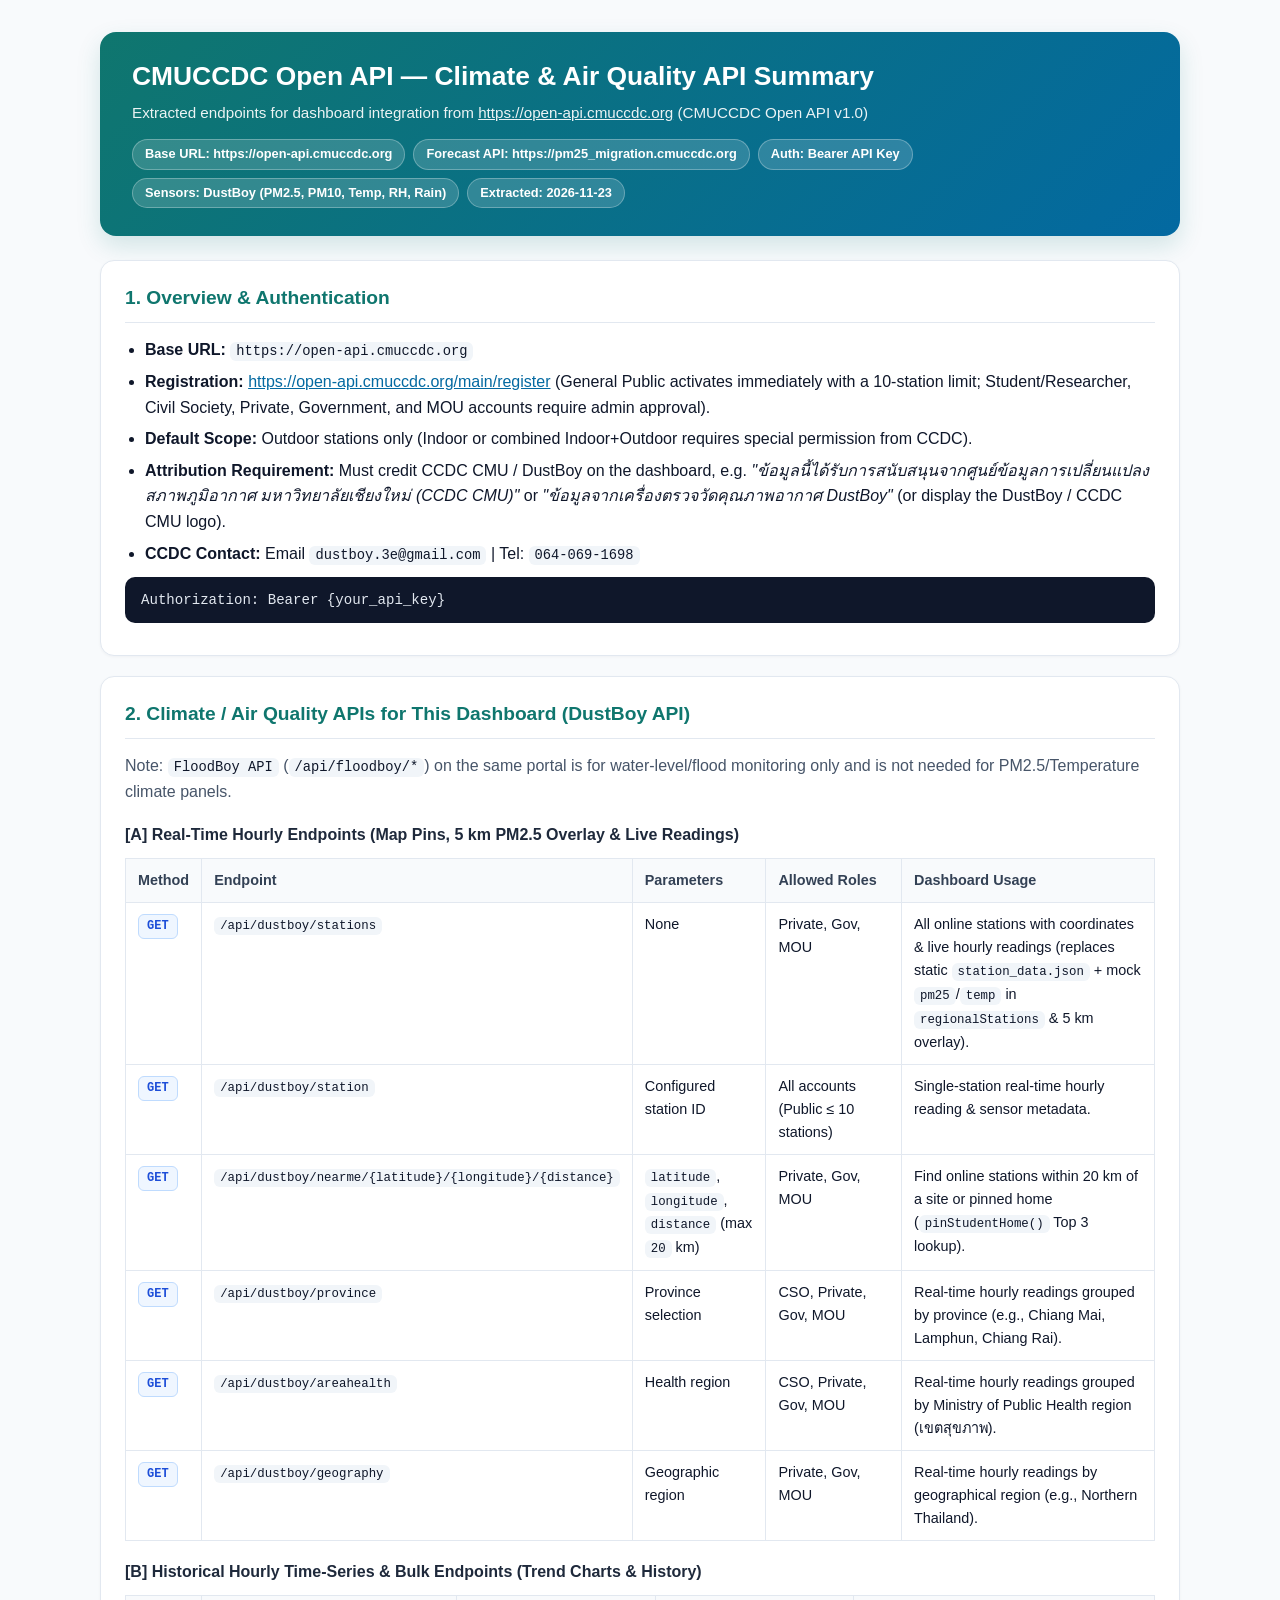
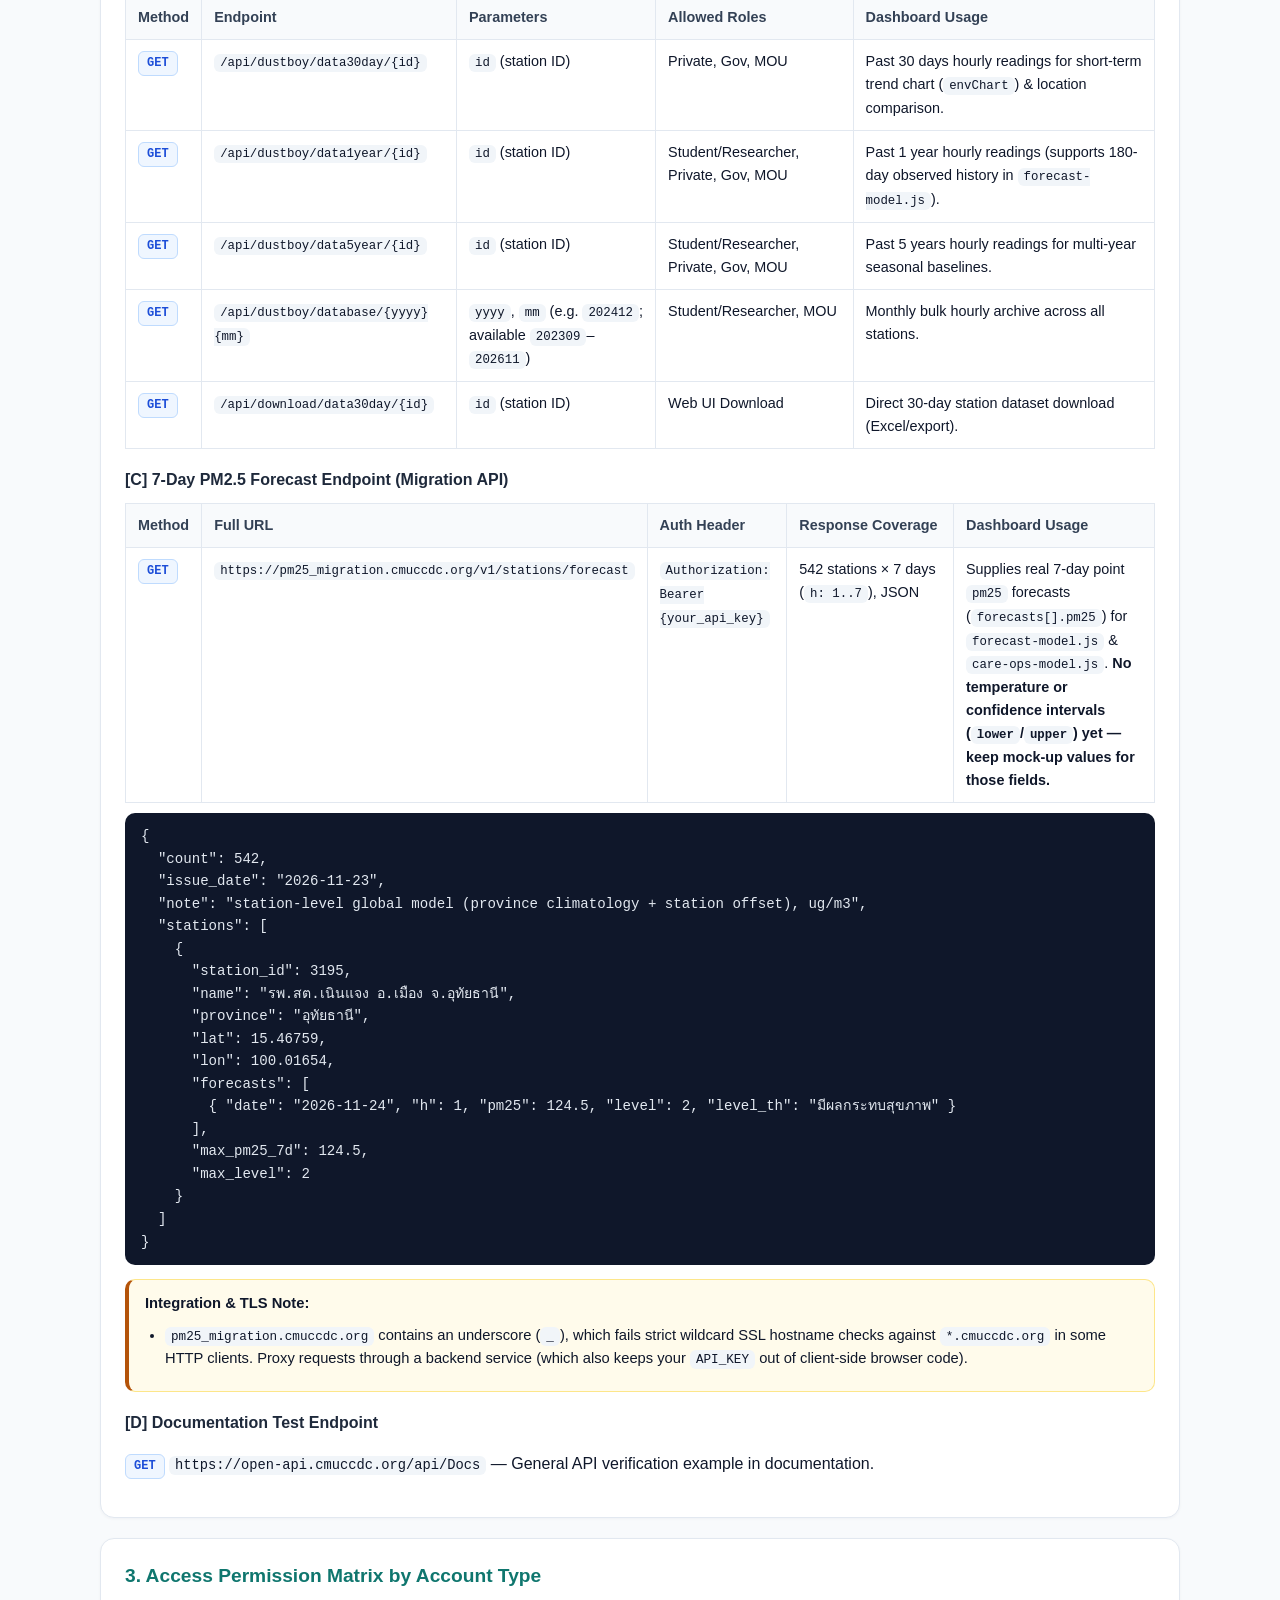
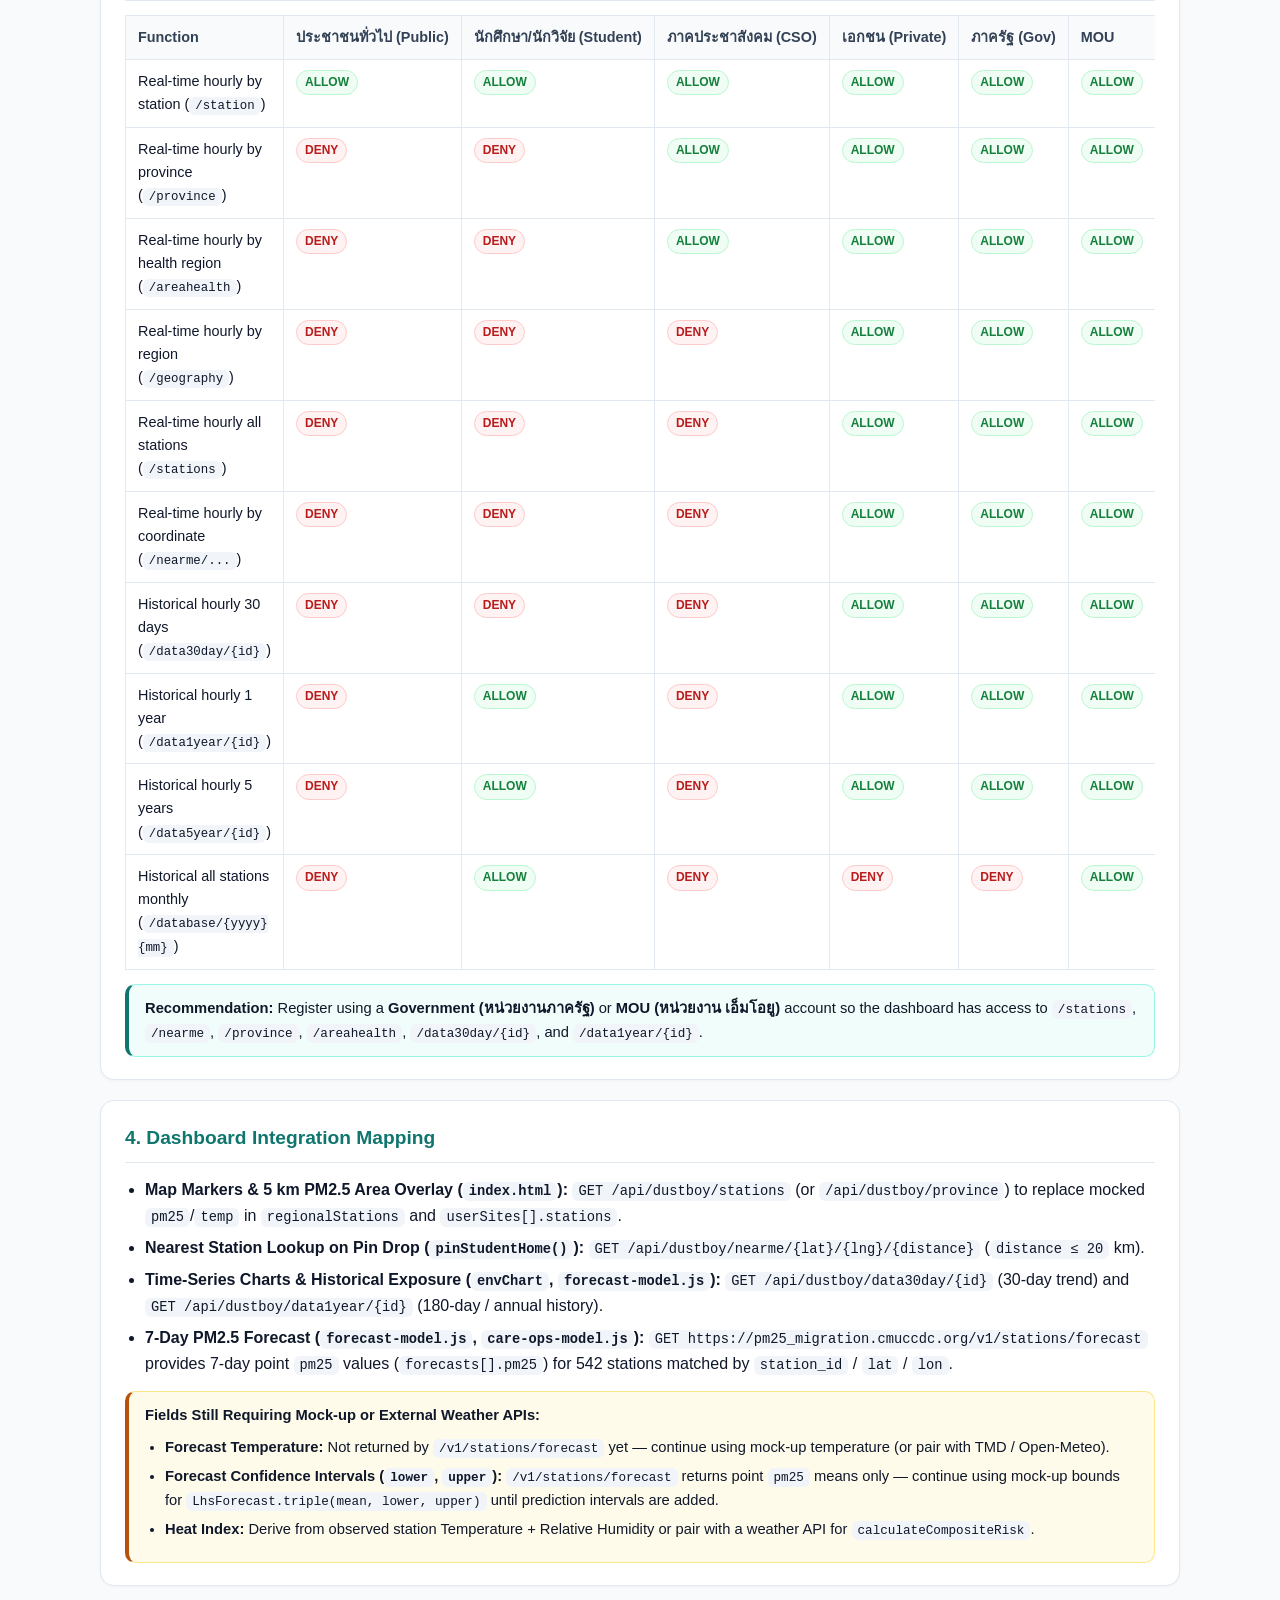
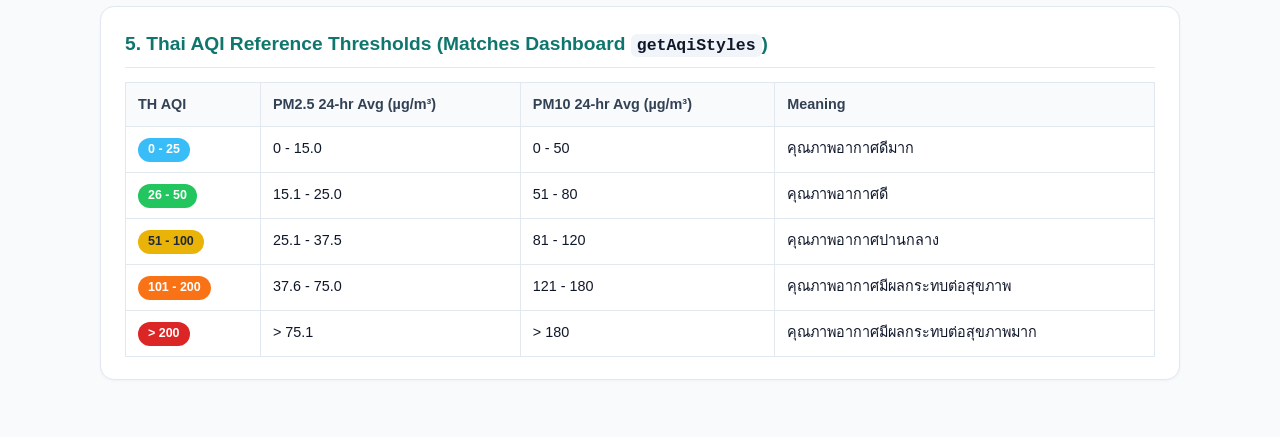
<file: cmuccdc_climate_api_summary.html>
<!DOCTYPE html>
<html lang="th">
<head>
  <meta charset="UTF-8">
  <meta name="viewport" content="width=device-width, initial-scale=1.0">
  <title>CMUCCDC Open API — Climate &amp; Air Quality API Summary</title>
  <style>
    :root {
      --bg: #f8fafc;
      --card: #ffffff;
      --text: #0f172a;
      --muted: #475569;
      --border: #e2e8f0;
      --teal: #0f766e;
      --teal-soft: #f0fdfa;
      --blue: #1d4ed8;
      --blue-soft: #eff6ff;
      --green: #15803d;
      --green-soft: #f0fdf4;
      --red: #b91c1c;
      --red-soft: #fef2f2;
      --amber: #b45309;
      --amber-soft: #fffbeb;
      --code-bg: #0f172a;
      --code-fg: #e2e8f0;
    }
    * { box-sizing: border-box; }
    body {
      margin: 0;
      font-family: -apple-system, BlinkMacSystemFont, "Segoe UI", Roboto, "Noto Sans Thai", sans-serif;
      background: var(--bg);
      color: var(--text);
      line-height: 1.6;
    }
    .container {
      max-width: 1120px;
      margin: 0 auto;
      padding: 32px 20px 64px;
    }
    header {
      background: linear-gradient(135deg, #0f766e 0%, #0369a1 100%);
      color: #fff;
      padding: 28px 32px;
      border-radius: 16px;
      margin-bottom: 24px;
      box-shadow: 0 10px 25px rgba(15, 118, 110, 0.16);
    }
    header h1 {
      margin: 0 0 8px;
      font-size: 1.65rem;
      line-height: 1.25;
    }
    header p {
      margin: 0;
      opacity: 0.92;
      font-size: 0.95rem;
    }
    .meta-pills {
      display: flex;
      flex-wrap: wrap;
      gap: 8px;
      margin-top: 14px;
    }
    .meta-pill {
      background: rgba(255, 255, 255, 0.16);
      border: 1px solid rgba(255, 255, 255, 0.28);
      padding: 4px 12px;
      border-radius: 999px;
      font-size: 0.8rem;
      font-weight: 600;
    }
    section {
      background: var(--card);
      border: 1px solid var(--border);
      border-radius: 14px;
      padding: 22px 24px;
      margin-bottom: 20px;
      box-shadow: 0 1px 3px rgba(15, 23, 42, 0.04);
    }
    h2 {
      margin: 0 0 14px;
      font-size: 1.2rem;
      color: var(--teal);
      border-bottom: 1px solid var(--border);
      padding-bottom: 8px;
    }
    h3 {
      margin: 18px 0 10px;
      font-size: 1rem;
      color: #1e293b;
    }
    ul {
      margin: 8px 0;
      padding-left: 20px;
    }
    li { margin-bottom: 6px; }
    code, pre {
      font-family: ui-monospace, SFMono-Regular, Menlo, Monaco, Consolas, monospace;
    }
    code {
      background: #f1f5f9;
      color: #0f172a;
      padding: 2px 6px;
      border-radius: 6px;
      font-size: 0.86em;
    }
    pre {
      background: var(--code-bg);
      color: var(--code-fg);
      padding: 12px 16px;
      border-radius: 10px;
      overflow-x: auto;
      font-size: 0.88rem;
      margin: 10px 0;
    }
    .table-wrap {
      overflow-x: auto;
      margin-top: 10px;
    }
    table {
      width: 100%;
      border-collapse: collapse;
      font-size: 0.9rem;
    }
    th, td {
      border: 1px solid var(--border);
      padding: 10px 12px;
      text-align: left;
      vertical-align: top;
    }
    th {
      background: #f8fafc;
      font-weight: 700;
      color: #334155;
      white-space: nowrap;
    }
    .method {
      display: inline-block;
      background: var(--blue-soft);
      color: var(--blue);
      border: 1px solid #bfdbfe;
      font-weight: 700;
      font-size: 0.75rem;
      padding: 2px 8px;
      border-radius: 6px;
      font-family: ui-monospace, monospace;
    }
    .badge-yes {
      display: inline-block;
      background: var(--green-soft);
      color: var(--green);
      border: 1px solid #bbf7d0;
      font-weight: 700;
      font-size: 0.75rem;
      padding: 2px 8px;
      border-radius: 999px;
    }
    .badge-no {
      display: inline-block;
      background: var(--red-soft);
      color: var(--red);
      border: 1px solid #fecaca;
      font-weight: 700;
      font-size: 0.75rem;
      padding: 2px 8px;
      border-radius: 999px;
    }
    .callout {
      background: var(--teal-soft);
      border: 1px solid #99f6e4;
      border-left: 4px solid var(--teal);
      border-radius: 10px;
      padding: 12px 16px;
      margin-top: 14px;
      font-size: 0.92rem;
    }
    .callout-warn {
      background: var(--amber-soft);
      border: 1px solid #fde68a;
      border-left: 4px solid var(--amber);
      border-radius: 10px;
      padding: 12px 16px;
      margin-top: 14px;
      font-size: 0.92rem;
    }
    .aqi-chip {
      display: inline-block;
      padding: 2px 10px;
      border-radius: 999px;
      font-weight: 700;
      font-size: 0.78rem;
      color: #fff;
    }
    .aqi-very-good { background: #38bdf8; }
    .aqi-good { background: #22c55e; }
    .aqi-moderate { background: #eab308; color: #1e293b; }
    .aqi-unhealthy-sg { background: #f97316; }
    .aqi-unhealthy { background: #dc2626; }
    a { color: #0369a1; }
  </style>
</head>
<body>
  <div class="container">
    <header>
      <h1>CMUCCDC Open API — Climate &amp; Air Quality API Summary</h1>
      <p>Extracted endpoints for dashboard integration from <a href="https://open-api.cmuccdc.org" target="_blank" rel="noopener" style="color:#fff; text-decoration:underline;">https://open-api.cmuccdc.org</a> (CMUCCDC Open API v1.0)</p>
      <div class="meta-pills">
        <span class="meta-pill">Base URL: https://open-api.cmuccdc.org</span>
        <span class="meta-pill">Forecast API: https://pm25_migration.cmuccdc.org</span>
        <span class="meta-pill">Auth: Bearer API Key</span>
        <span class="meta-pill">Sensors: DustBoy (PM2.5, PM10, Temp, RH, Rain)</span>
        <span class="meta-pill">Extracted: 2026-11-23</span>
      </div>
    </header>

    <section>
      <h2>1. Overview &amp; Authentication</h2>
      <ul>
        <li><strong>Base URL:</strong> <code>https://open-api.cmuccdc.org</code></li>
        <li><strong>Registration:</strong> <a href="https://open-api.cmuccdc.org/main/register" target="_blank" rel="noopener">https://open-api.cmuccdc.org/main/register</a> (General Public activates immediately with a 10-station limit; Student/Researcher, Civil Society, Private, Government, and MOU accounts require admin approval).</li>
        <li><strong>Default Scope:</strong> Outdoor stations only (Indoor or combined Indoor+Outdoor requires special permission from CCDC).</li>
        <li><strong>Attribution Requirement:</strong> Must credit CCDC CMU / DustBoy on the dashboard, e.g. <em>"ข้อมูลนี้ได้รับการสนับสนุนจากศูนย์ข้อมูลการเปลี่ยนแปลงสภาพภูมิอากาศ มหาวิทยาลัยเชียงใหม่ (CCDC CMU)"</em> or <em>"ข้อมูลจากเครื่องตรวจวัดคุณภาพอากาศ DustBoy"</em> (or display the DustBoy / CCDC CMU logo).</li>
        <li><strong>CCDC Contact:</strong> Email <code>dustboy.3e@gmail.com</code> | Tel: <code>064-069-1698</code></li>
      </ul>
      <pre>Authorization: Bearer {your_api_key}</pre>
    </section>

    <section>
      <h2>2. Climate / Air Quality APIs for This Dashboard (DustBoy API)</h2>
      <p style="color:var(--muted); margin-top:0;">Note: <code>FloodBoy API</code> (<code>/api/floodboy/*</code>) on the same portal is for water-level/flood monitoring only and is not needed for PM2.5/Temperature climate panels.</p>

      <h3>[A] Real-Time Hourly Endpoints (Map Pins, 5 km PM2.5 Overlay &amp; Live Readings)</h3>
      <div class="table-wrap">
        <table>
          <thead>
            <tr>
              <th>Method</th>
              <th>Endpoint</th>
              <th>Parameters</th>
              <th>Allowed Roles</th>
              <th>Dashboard Usage</th>
            </tr>
          </thead>
          <tbody>
            <tr>
              <td><span class="method">GET</span></td>
              <td><code>/api/dustboy/stations</code></td>
              <td>None</td>
              <td>Private, Gov, MOU</td>
              <td>All online stations with coordinates &amp; live hourly readings (replaces static <code>station_data.json</code> + mock <code>pm25</code>/<code>temp</code> in <code>regionalStations</code> &amp; 5 km overlay).</td>
            </tr>
            <tr>
              <td><span class="method">GET</span></td>
              <td><code>/api/dustboy/station</code></td>
              <td>Configured station ID</td>
              <td>All accounts (Public &le; 10 stations)</td>
              <td>Single-station real-time hourly reading &amp; sensor metadata.</td>
            </tr>
            <tr>
              <td><span class="method">GET</span></td>
              <td><code>/api/dustboy/nearme/{latitude}/{longitude}/{distance}</code></td>
              <td><code>latitude</code>, <code>longitude</code>, <code>distance</code> (max <code>20</code> km)</td>
              <td>Private, Gov, MOU</td>
              <td>Find online stations within 20 km of a site or pinned home (<code>pinStudentHome()</code> Top 3 lookup).</td>
            </tr>
            <tr>
              <td><span class="method">GET</span></td>
              <td><code>/api/dustboy/province</code></td>
              <td>Province selection</td>
              <td>CSO, Private, Gov, MOU</td>
              <td>Real-time hourly readings grouped by province (e.g., Chiang Mai, Lamphun, Chiang Rai).</td>
            </tr>
            <tr>
              <td><span class="method">GET</span></td>
              <td><code>/api/dustboy/areahealth</code></td>
              <td>Health region</td>
              <td>CSO, Private, Gov, MOU</td>
              <td>Real-time hourly readings grouped by Ministry of Public Health region (เขตสุขภาพ).</td>
            </tr>
            <tr>
              <td><span class="method">GET</span></td>
              <td><code>/api/dustboy/geography</code></td>
              <td>Geographic region</td>
              <td>Private, Gov, MOU</td>
              <td>Real-time hourly readings by geographical region (e.g., Northern Thailand).</td>
            </tr>
          </tbody>
        </table>
      </div>

      <h3>[B] Historical Hourly Time-Series &amp; Bulk Endpoints (Trend Charts &amp; History)</h3>
      <div class="table-wrap">
        <table>
          <thead>
            <tr>
              <th>Method</th>
              <th>Endpoint</th>
              <th>Parameters</th>
              <th>Allowed Roles</th>
              <th>Dashboard Usage</th>
            </tr>
          </thead>
          <tbody>
            <tr>
              <td><span class="method">GET</span></td>
              <td><code>/api/dustboy/data30day/{id}</code></td>
              <td><code>id</code> (station ID)</td>
              <td>Private, Gov, MOU</td>
              <td>Past 30 days hourly readings for short-term trend chart (<code>envChart</code>) &amp; location comparison.</td>
            </tr>
            <tr>
              <td><span class="method">GET</span></td>
              <td><code>/api/dustboy/data1year/{id}</code></td>
              <td><code>id</code> (station ID)</td>
              <td>Student/Researcher, Private, Gov, MOU</td>
              <td>Past 1 year hourly readings (supports 180-day observed history in <code>forecast-model.js</code>).</td>
            </tr>
            <tr>
              <td><span class="method">GET</span></td>
              <td><code>/api/dustboy/data5year/{id}</code></td>
              <td><code>id</code> (station ID)</td>
              <td>Student/Researcher, Private, Gov, MOU</td>
              <td>Past 5 years hourly readings for multi-year seasonal baselines.</td>
            </tr>
            <tr>
              <td><span class="method">GET</span></td>
              <td><code>/api/dustboy/database/{yyyy}{mm}</code></td>
              <td><code>yyyy</code>, <code>mm</code> (e.g. <code>202412</code>; available <code>202309</code>–<code>202611</code>)</td>
              <td>Student/Researcher, MOU</td>
              <td>Monthly bulk hourly archive across all stations.</td>
            </tr>
            <tr>
              <td><span class="method">GET</span></td>
              <td><code>/api/download/data30day/{id}</code></td>
              <td><code>id</code> (station ID)</td>
              <td>Web UI Download</td>
              <td>Direct 30-day station dataset download (Excel/export).</td>
            </tr>
          </tbody>
        </table>
      </div>

      <h3>[C] 7-Day PM2.5 Forecast Endpoint (Migration API)</h3>
      <div class="table-wrap">
        <table>
          <thead>
            <tr>
              <th>Method</th>
              <th>Full URL</th>
              <th>Auth Header</th>
              <th>Response Coverage</th>
              <th>Dashboard Usage</th>
            </tr>
          </thead>
          <tbody>
            <tr>
              <td><span class="method">GET</span></td>
              <td><code>https://pm25_migration.cmuccdc.org/v1/stations/forecast</code></td>
              <td><code>Authorization: Bearer {your_api_key}</code></td>
              <td>542 stations &times; 7 days (<code>h: 1..7</code>), JSON</td>
              <td>Supplies real 7-day point <code>pm25</code> forecasts (<code>forecasts[].pm25</code>) for <code>forecast-model.js</code> &amp; <code>care-ops-model.js</code>. <strong>No temperature or confidence intervals (<code>lower</code>/<code>upper</code>) yet — keep mock-up values for those fields.</strong></td>
            </tr>
          </tbody>
        </table>
      </div>
      <pre>{
  "count": 542,
  "issue_date": "2026-11-23",
  "note": "station-level global model (province climatology + station offset), ug/m3",
  "stations": [
    {
      "station_id": 3195,
      "name": "รพ.สต.เนินแจง อ.เมือง จ.อุทัยธานี",
      "province": "อุทัยธานี",
      "lat": 15.46759,
      "lon": 100.01654,
      "forecasts": [
        { "date": "2026-11-24", "h": 1, "pm25": 124.5, "level": 2, "level_th": "มีผลกระทบสุขภาพ" }
      ],
      "max_pm25_7d": 124.5,
      "max_level": 2
    }
  ]
}</pre>
      <div class="callout-warn">
        <strong>Integration &amp; TLS Note:</strong>
        <ul>
          <li><code>pm25_migration.cmuccdc.org</code> contains an underscore (<code>_</code>), which fails strict wildcard SSL hostname checks against <code>*.cmuccdc.org</code> in some HTTP clients. Proxy requests through a backend service (which also keeps your <code>API_KEY</code> out of client-side browser code).</li>
        </ul>
      </div>

      <h3>[D] Documentation Test Endpoint</h3>
      <p><span class="method">GET</span> <code>https://open-api.cmuccdc.org/api/Docs</code> — General API verification example in documentation.</p>
    </section>

    <section>
      <h2>3. Access Permission Matrix by Account Type</h2>
      <div class="table-wrap">
        <table>
          <thead>
            <tr>
              <th>Function</th>
              <th>ประชาชนทั่วไป (Public)</th>
              <th>นักศึกษา/นักวิจัย (Student)</th>
              <th>ภาคประชาสังคม (CSO)</th>
              <th>เอกชน (Private)</th>
              <th>ภาครัฐ (Gov)</th>
              <th>MOU</th>
            </tr>
          </thead>
          <tbody>
            <tr>
              <td>Real-time hourly by station (<code>/station</code>)</td>
              <td><span class="badge-yes">ALLOW</span></td>
              <td><span class="badge-yes">ALLOW</span></td>
              <td><span class="badge-yes">ALLOW</span></td>
              <td><span class="badge-yes">ALLOW</span></td>
              <td><span class="badge-yes">ALLOW</span></td>
              <td><span class="badge-yes">ALLOW</span></td>
            </tr>
            <tr>
              <td>Real-time hourly by province (<code>/province</code>)</td>
              <td><span class="badge-no">DENY</span></td>
              <td><span class="badge-no">DENY</span></td>
              <td><span class="badge-yes">ALLOW</span></td>
              <td><span class="badge-yes">ALLOW</span></td>
              <td><span class="badge-yes">ALLOW</span></td>
              <td><span class="badge-yes">ALLOW</span></td>
            </tr>
            <tr>
              <td>Real-time hourly by health region (<code>/areahealth</code>)</td>
              <td><span class="badge-no">DENY</span></td>
              <td><span class="badge-no">DENY</span></td>
              <td><span class="badge-yes">ALLOW</span></td>
              <td><span class="badge-yes">ALLOW</span></td>
              <td><span class="badge-yes">ALLOW</span></td>
              <td><span class="badge-yes">ALLOW</span></td>
            </tr>
            <tr>
              <td>Real-time hourly by region (<code>/geography</code>)</td>
              <td><span class="badge-no">DENY</span></td>
              <td><span class="badge-no">DENY</span></td>
              <td><span class="badge-no">DENY</span></td>
              <td><span class="badge-yes">ALLOW</span></td>
              <td><span class="badge-yes">ALLOW</span></td>
              <td><span class="badge-yes">ALLOW</span></td>
            </tr>
            <tr>
              <td>Real-time hourly all stations (<code>/stations</code>)</td>
              <td><span class="badge-no">DENY</span></td>
              <td><span class="badge-no">DENY</span></td>
              <td><span class="badge-no">DENY</span></td>
              <td><span class="badge-yes">ALLOW</span></td>
              <td><span class="badge-yes">ALLOW</span></td>
              <td><span class="badge-yes">ALLOW</span></td>
            </tr>
            <tr>
              <td>Real-time hourly by coordinate (<code>/nearme/...</code>)</td>
              <td><span class="badge-no">DENY</span></td>
              <td><span class="badge-no">DENY</span></td>
              <td><span class="badge-no">DENY</span></td>
              <td><span class="badge-yes">ALLOW</span></td>
              <td><span class="badge-yes">ALLOW</span></td>
              <td><span class="badge-yes">ALLOW</span></td>
            </tr>
            <tr>
              <td>Historical hourly 30 days (<code>/data30day/{id}</code>)</td>
              <td><span class="badge-no">DENY</span></td>
              <td><span class="badge-no">DENY</span></td>
              <td><span class="badge-no">DENY</span></td>
              <td><span class="badge-yes">ALLOW</span></td>
              <td><span class="badge-yes">ALLOW</span></td>
              <td><span class="badge-yes">ALLOW</span></td>
            </tr>
            <tr>
              <td>Historical hourly 1 year (<code>/data1year/{id}</code>)</td>
              <td><span class="badge-no">DENY</span></td>
              <td><span class="badge-yes">ALLOW</span></td>
              <td><span class="badge-no">DENY</span></td>
              <td><span class="badge-yes">ALLOW</span></td>
              <td><span class="badge-yes">ALLOW</span></td>
              <td><span class="badge-yes">ALLOW</span></td>
            </tr>
            <tr>
              <td>Historical hourly 5 years (<code>/data5year/{id}</code>)</td>
              <td><span class="badge-no">DENY</span></td>
              <td><span class="badge-yes">ALLOW</span></td>
              <td><span class="badge-no">DENY</span></td>
              <td><span class="badge-yes">ALLOW</span></td>
              <td><span class="badge-yes">ALLOW</span></td>
              <td><span class="badge-yes">ALLOW</span></td>
            </tr>
            <tr>
              <td>Historical all stations monthly (<code>/database/{yyyy}{mm}</code>)</td>
              <td><span class="badge-no">DENY</span></td>
              <td><span class="badge-yes">ALLOW</span></td>
              <td><span class="badge-no">DENY</span></td>
              <td><span class="badge-no">DENY</span></td>
              <td><span class="badge-no">DENY</span></td>
              <td><span class="badge-yes">ALLOW</span></td>
            </tr>
          </tbody>
        </table>
      </div>
      <div class="callout">
        <strong>Recommendation:</strong> Register using a <strong>Government (หน่วยงานภาครัฐ)</strong> or <strong>MOU (หน่วยงาน เอ็มโอยู)</strong> account so the dashboard has access to <code>/stations</code>, <code>/nearme</code>, <code>/province</code>, <code>/areahealth</code>, <code>/data30day/{id}</code>, and <code>/data1year/{id}</code>.
      </div>
    </section>

    <section>
      <h2>4. Dashboard Integration Mapping</h2>
      <ul>
        <li><strong>Map Markers &amp; 5 km PM2.5 Area Overlay (<code>index.html</code>):</strong> <code>GET /api/dustboy/stations</code> (or <code>/api/dustboy/province</code>) to replace mocked <code>pm25</code>/<code>temp</code> in <code>regionalStations</code> and <code>userSites[].stations</code>.</li>
        <li><strong>Nearest Station Lookup on Pin Drop (<code>pinStudentHome()</code>):</strong> <code>GET /api/dustboy/nearme/{lat}/{lng}/{distance}</code> (<code>distance &le; 20</code> km).</li>
        <li><strong>Time-Series Charts &amp; Historical Exposure (<code>envChart</code>, <code>forecast-model.js</code>):</strong> <code>GET /api/dustboy/data30day/{id}</code> (30-day trend) and <code>GET /api/dustboy/data1year/{id}</code> (180-day / annual history).</li>
        <li><strong>7-Day PM2.5 Forecast (<code>forecast-model.js</code>, <code>care-ops-model.js</code>):</strong> <code>GET https://pm25_migration.cmuccdc.org/v1/stations/forecast</code> provides 7-day point <code>pm25</code> values (<code>forecasts[].pm25</code>) for 542 stations matched by <code>station_id</code> / <code>lat</code> / <code>lon</code>.</li>
      </ul>
      <div class="callout-warn">
        <strong>Fields Still Requiring Mock-up or External Weather APIs:</strong>
        <ul>
          <li><strong>Forecast Temperature:</strong> Not returned by <code>/v1/stations/forecast</code> yet — continue using mock-up temperature (or pair with TMD / Open-Meteo).</li>
          <li><strong>Forecast Confidence Intervals (<code>lower</code>, <code>upper</code>):</strong> <code>/v1/stations/forecast</code> returns point <code>pm25</code> means only — continue using mock-up bounds for <code>LhsForecast.triple(mean, lower, upper)</code> until prediction intervals are added.</li>
          <li><strong>Heat Index:</strong> Derive from observed station Temperature + Relative Humidity or pair with a weather API for <code>calculateCompositeRisk</code>.</li>
        </ul>
      </div>
    </section>

    <section>
      <h2>5. Thai AQI Reference Thresholds (Matches Dashboard <code>getAqiStyles</code>)</h2>
      <div class="table-wrap">
        <table>
          <thead>
            <tr>
              <th>TH AQI</th>
              <th>PM2.5 24-hr Avg (&micro;g/m&sup3;)</th>
              <th>PM10 24-hr Avg (&micro;g/m&sup3;)</th>
              <th>Meaning</th>
            </tr>
          </thead>
          <tbody>
            <tr>
              <td><span class="aqi-chip aqi-very-good">0 - 25</span></td>
              <td>0 - 15.0</td>
              <td>0 - 50</td>
              <td>คุณภาพอากาศดีมาก</td>
            </tr>
            <tr>
              <td><span class="aqi-chip aqi-good">26 - 50</span></td>
              <td>15.1 - 25.0</td>
              <td>51 - 80</td>
              <td>คุณภาพอากาศดี</td>
            </tr>
            <tr>
              <td><span class="aqi-chip aqi-moderate">51 - 100</span></td>
              <td>25.1 - 37.5</td>
              <td>81 - 120</td>
              <td>คุณภาพอากาศปานกลาง</td>
            </tr>
            <tr>
              <td><span class="aqi-chip aqi-unhealthy-sg">101 - 200</span></td>
              <td>37.6 - 75.0</td>
              <td>121 - 180</td>
              <td>คุณภาพอากาศมีผลกระทบต่อสุขภาพ</td>
            </tr>
            <tr>
              <td><span class="aqi-chip aqi-unhealthy">&gt; 200</span></td>
              <td>&gt; 75.1</td>
              <td>&gt; 180</td>
              <td>คุณภาพอากาศมีผลกระทบต่อสุขภาพมาก</td>
            </tr>
          </tbody>
        </table>
      </div>
    </section>
  </div>
</body>
</html>
</file>
